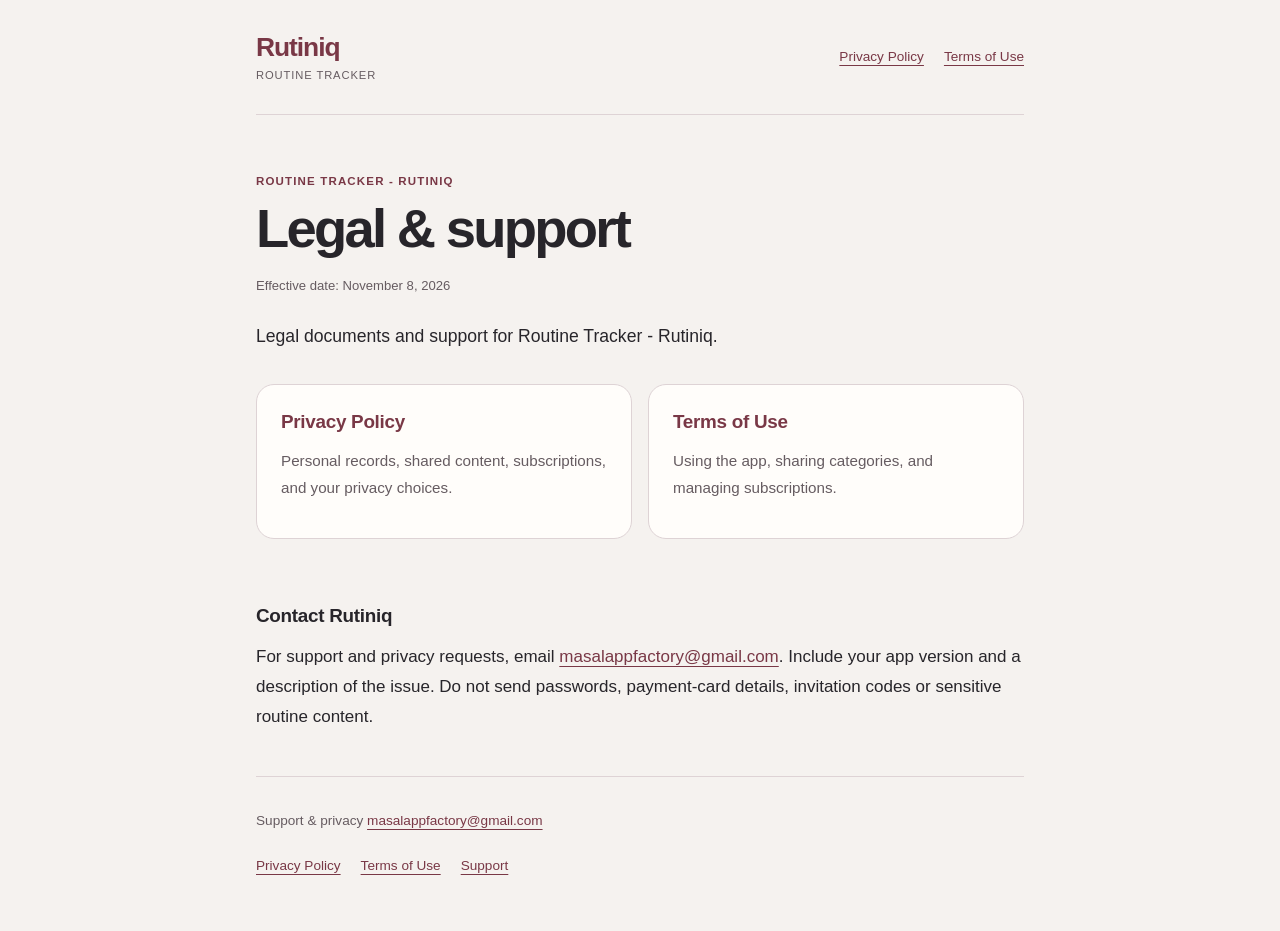
<file: index.html>
<!doctype html>
<html lang="en">
<head>
<meta charset="utf-8">
<meta name="viewport" content="width=device-width,initial-scale=1">
<meta name="color-scheme" content="light dark">
<meta name="description" content="Legal documents and support for Routine Tracker - Rutiniq.">
<meta name="referrer" content="no-referrer">
<title>Legal &amp; support — Routine Tracker - Rutiniq</title>
<link rel="stylesheet" href="style.css">
</head>
<body>
<a class="skip" href="#main">Skip to content</a>
<header><a class="brand" href="index.html">Rutiniq<span>Routine Tracker</span></a><nav aria-label="Legal documents"><a href="privacy-policy.html">Privacy Policy</a><a href="terms-of-use.html">Terms of Use</a></nav></header>
<main id="main"><p class="eyebrow">Routine Tracker - Rutiniq</p><h1>Legal &amp; support</h1><p class="date">Effective date: <time datetime="2026-11-08">November 8, 2026</time></p><p class="intro">Legal documents and support for Routine Tracker - Rutiniq.</p><div class="document-links"><a href="privacy-policy.html"><h2>Privacy Policy</h2><p>Personal records, shared content, subscriptions, and your privacy choices.</p></a><a href="terms-of-use.html"><h2>Terms of Use</h2><p>Using the app, sharing categories, and managing subscriptions.</p></a></div><section><h2>Contact Rutiniq</h2><p>For support and privacy requests, email <a href="mailto:masalappfactory@gmail.com">masalappfactory@gmail.com</a>. Include your app version and a description of the issue. Do not send passwords, payment-card details, invitation codes or sensitive routine content.</p></section></main>
<footer><p>Support &amp; privacy <a href="mailto:masalappfactory@gmail.com">masalappfactory@gmail.com</a></p><nav aria-label="Footer"><a href="privacy-policy.html">Privacy Policy</a><a href="terms-of-use.html">Terms of Use</a><a href="index.html">Support</a></nav></footer>
</body>
</html>
</file>
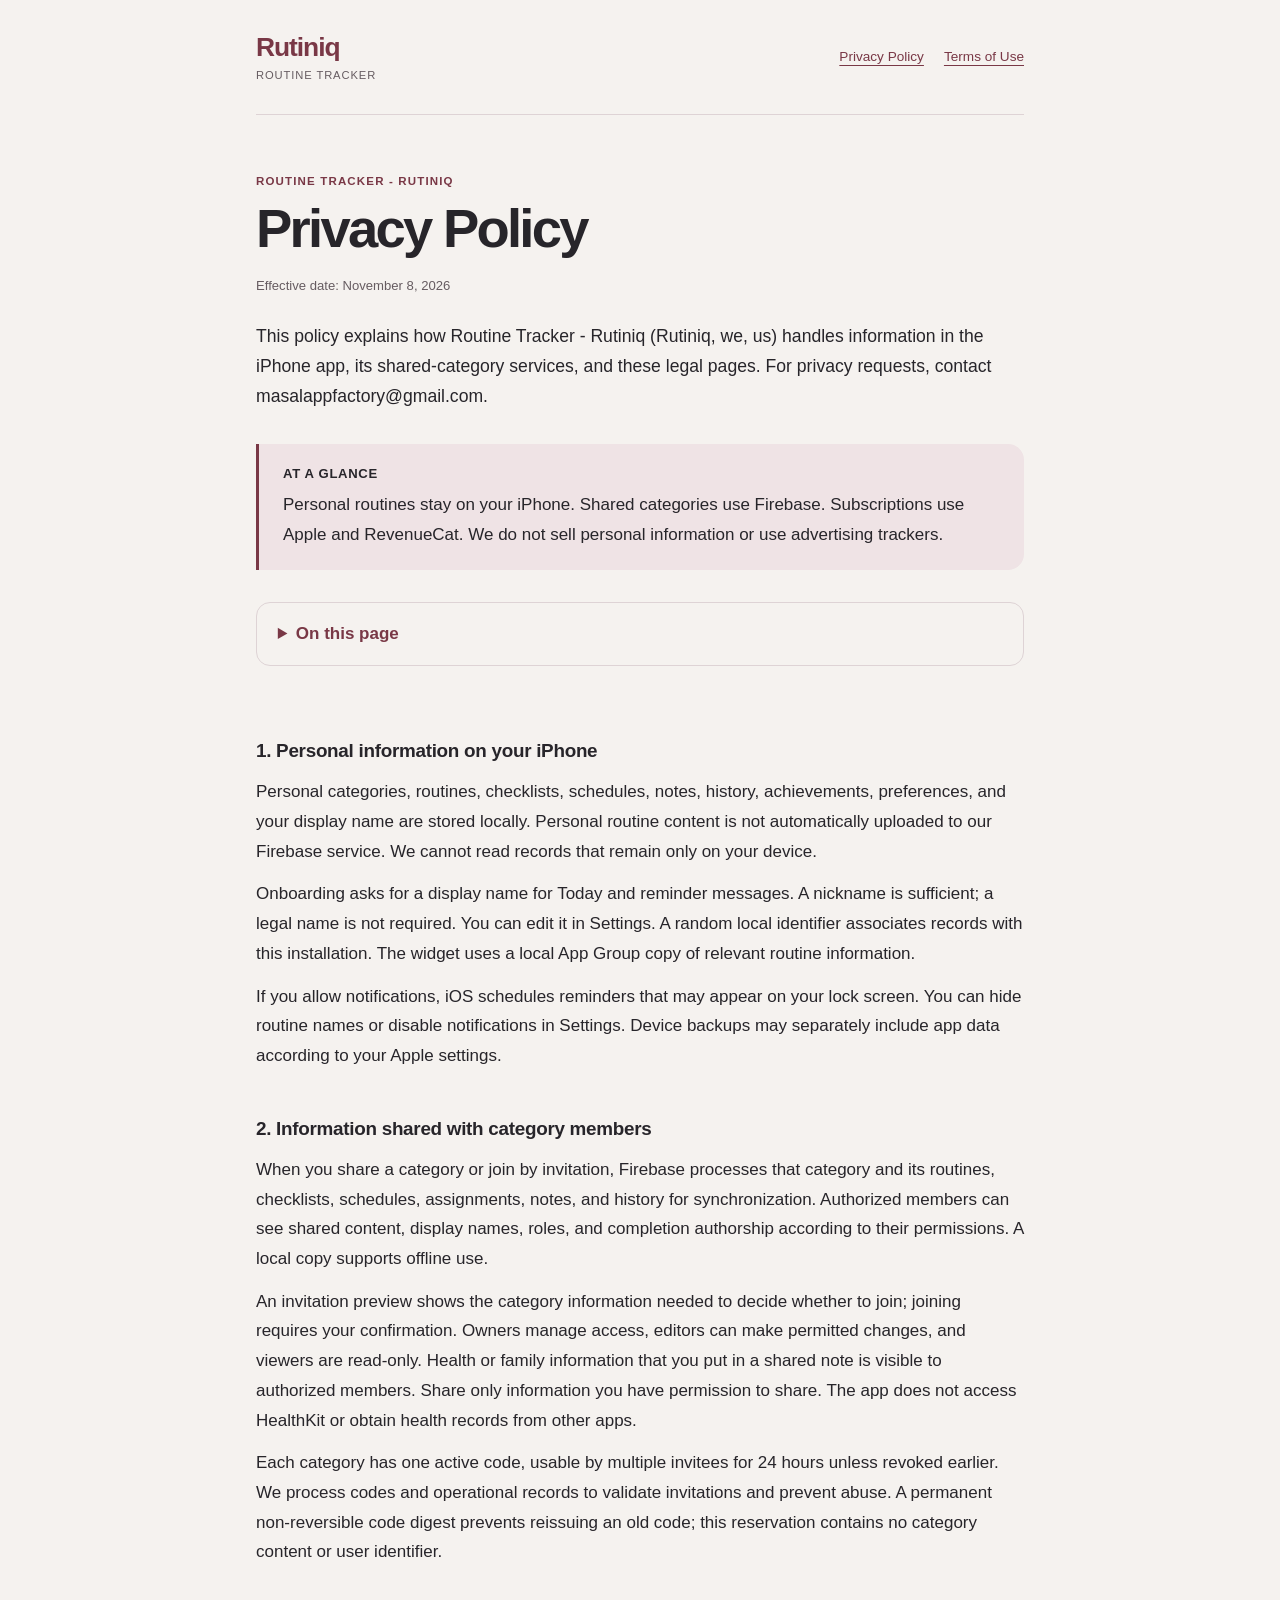
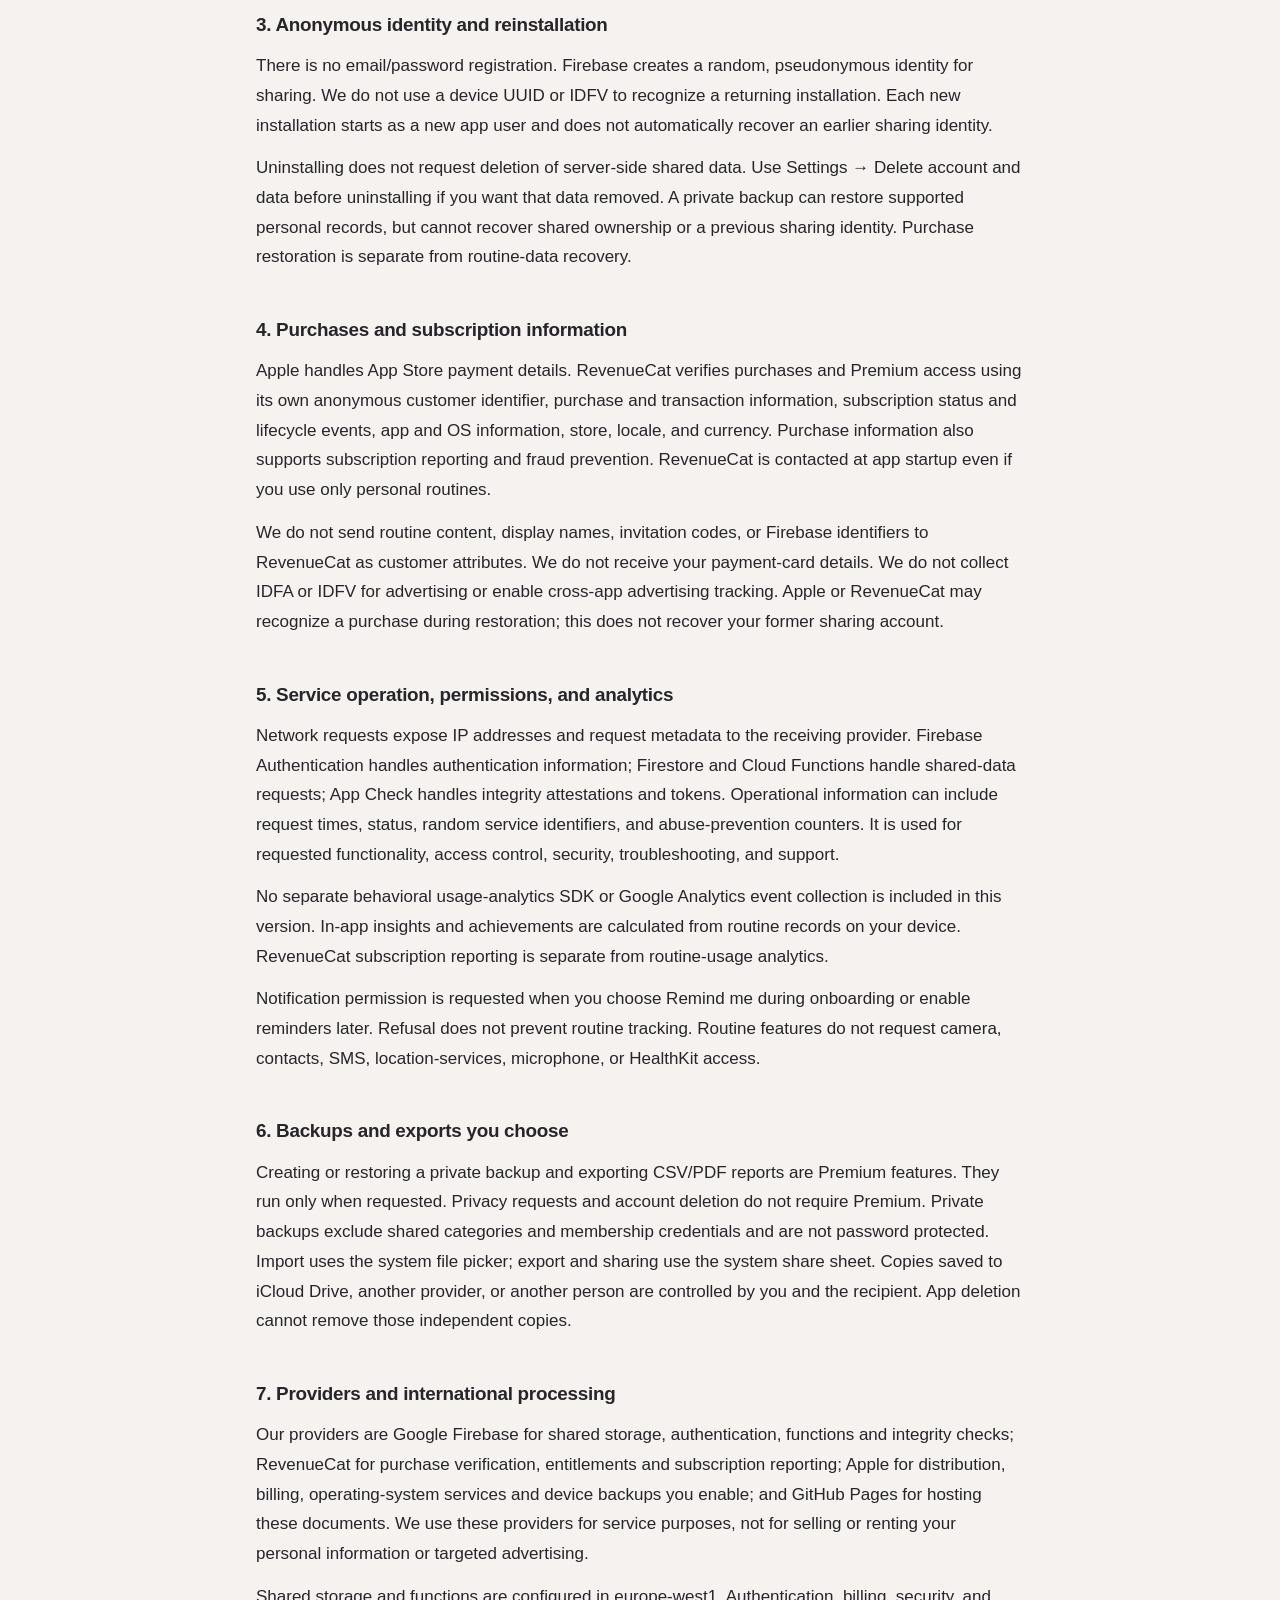
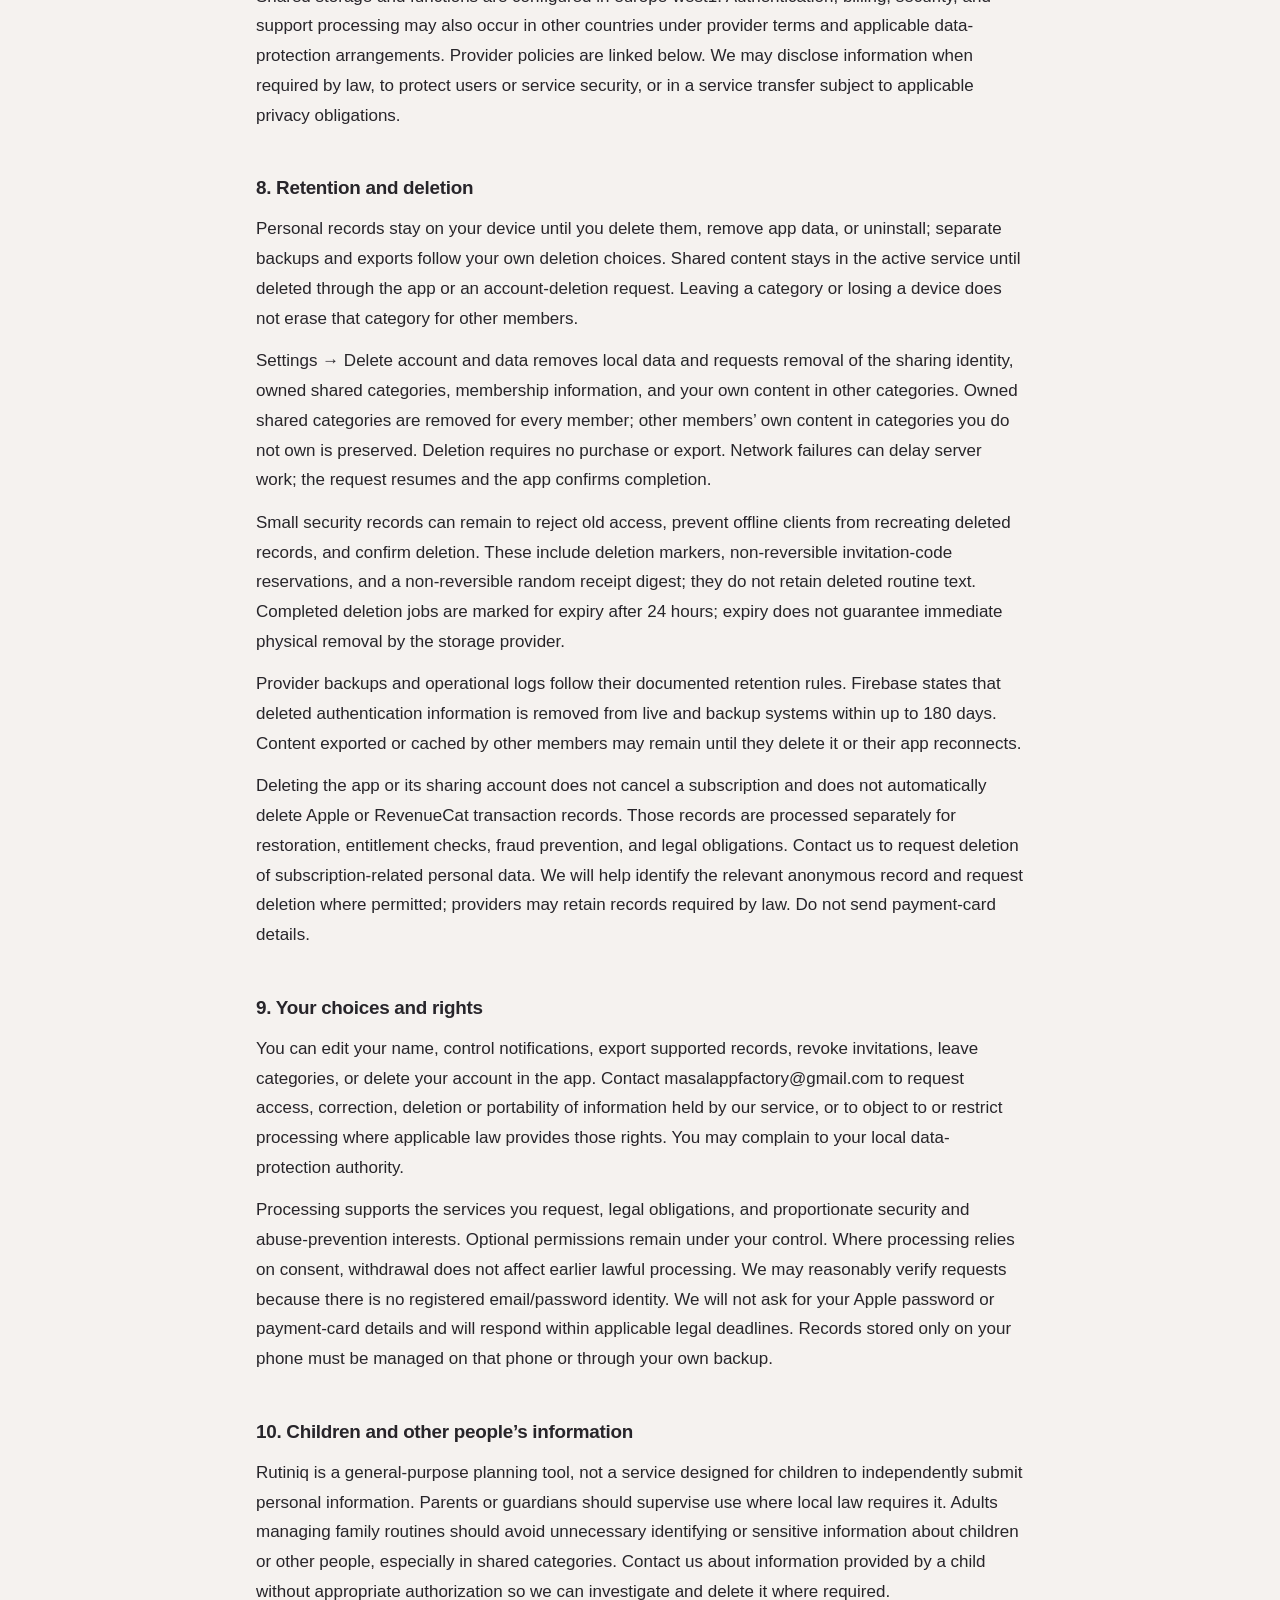
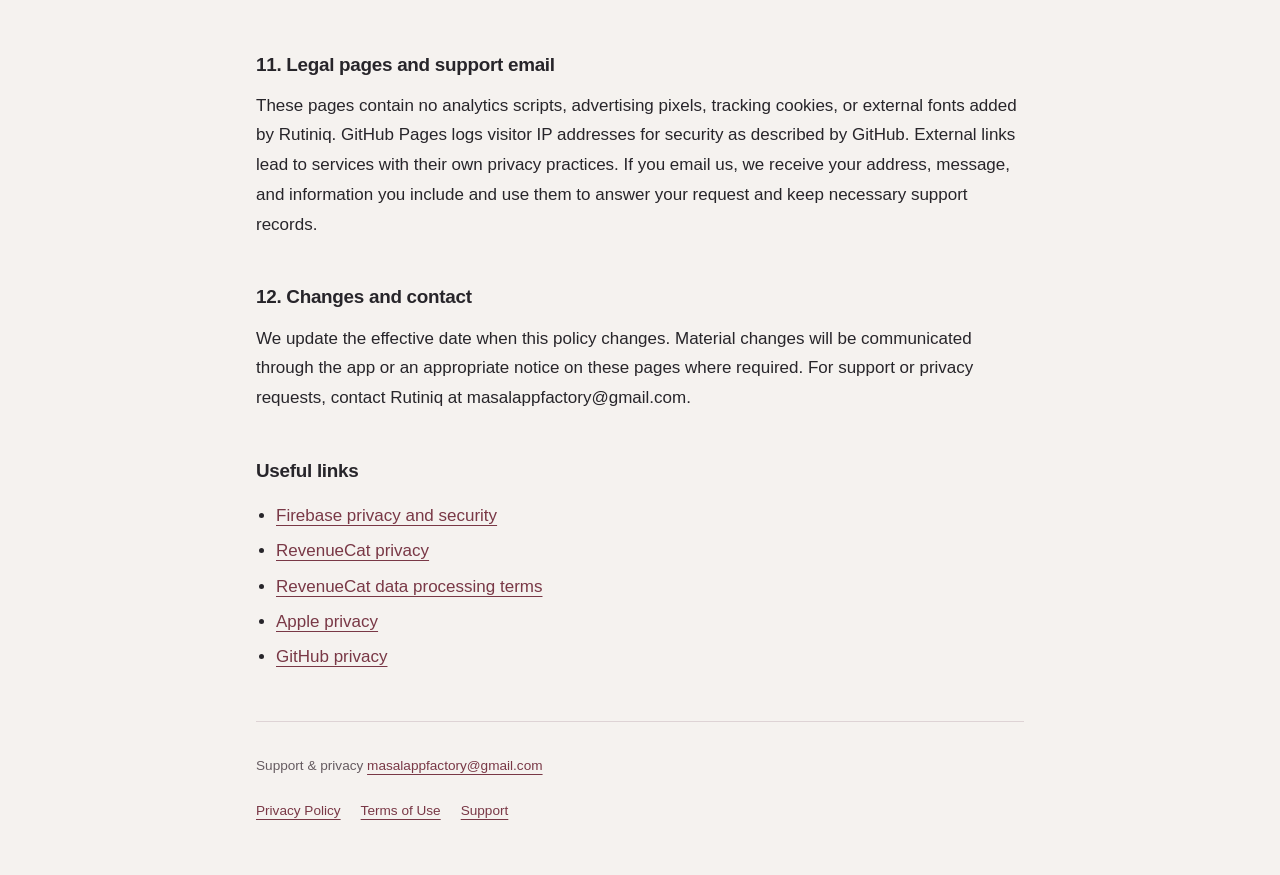
<file: privacy-policy.html>
<!doctype html>
<html lang="en">
<head>
<meta charset="utf-8">
<meta name="viewport" content="width=device-width,initial-scale=1">
<meta name="color-scheme" content="light dark">
<meta name="description" content="This policy explains how Routine Tracker - Rutiniq (Rutiniq, we, us) handles information in the iPhone app, its shared-category services, and these legal pages. For privacy requests, contact masalappfactory@gmail.com.">
<meta name="referrer" content="no-referrer">
<title>Privacy Policy — Routine Tracker - Rutiniq</title>
<link rel="stylesheet" href="style.css">
</head>
<body>
<a class="skip" href="#main">Skip to content</a>
<header><a class="brand" href="index.html">Rutiniq<span>Routine Tracker</span></a><nav aria-label="Legal documents"><a href="privacy-policy.html">Privacy Policy</a><a href="terms-of-use.html">Terms of Use</a></nav></header>
<main id="main"><p class="eyebrow">Routine Tracker - Rutiniq</p><h1>Privacy Policy</h1><p class="date">Effective date: <time datetime="2026-11-08">November 8, 2026</time></p><p class="intro">This policy explains how Routine Tracker - Rutiniq (Rutiniq, we, us) handles information in the iPhone app, its shared-category services, and these legal pages. For privacy requests, contact masalappfactory@gmail.com.</p><aside class="summary"><h2>At a glance</h2><p>Personal routines stay on your iPhone. Shared categories use Firebase. Subscriptions use Apple and RevenueCat. We do not sell personal information or use advertising trackers.</p></aside><details class="contents"><summary>On this page</summary><ol><li><a href="#local-data">1. Personal information on your iPhone</a></li><li><a href="#sharing">2. Information shared with category members</a></li><li><a href="#identity">3. Anonymous identity and reinstallation</a></li><li><a href="#purchases">4. Purchases and subscription information</a></li><li><a href="#operations">5. Service operation, permissions, and analytics</a></li><li><a href="#exports">6. Backups and exports you choose</a></li><li><a href="#providers">7. Providers and international processing</a></li><li><a href="#retention">8. Retention and deletion</a></li><li><a href="#rights">9. Your choices and rights</a></li><li><a href="#children">10. Children and other people’s information</a></li><li><a href="#website">11. Legal pages and support email</a></li><li><a href="#changes">12. Changes and contact</a></li></ol></details><section id="local-data"><h2>1. Personal information on your iPhone</h2><p>Personal categories, routines, checklists, schedules, notes, history, achievements, preferences, and your display name are stored locally. Personal routine content is not automatically uploaded to our Firebase service. We cannot read records that remain only on your device.</p><p>Onboarding asks for a display name for Today and reminder messages. A nickname is sufficient; a legal name is not required. You can edit it in Settings. A random local identifier associates records with this installation. The widget uses a local App Group copy of relevant routine information.</p><p>If you allow notifications, iOS schedules reminders that may appear on your lock screen. You can hide routine names or disable notifications in Settings. Device backups may separately include app data according to your Apple settings.</p></section><section id="sharing"><h2>2. Information shared with category members</h2><p>When you share a category or join by invitation, Firebase processes that category and its routines, checklists, schedules, assignments, notes, and history for synchronization. Authorized members can see shared content, display names, roles, and completion authorship according to their permissions. A local copy supports offline use.</p><p>An invitation preview shows the category information needed to decide whether to join; joining requires your confirmation. Owners manage access, editors can make permitted changes, and viewers are read-only. Health or family information that you put in a shared note is visible to authorized members. Share only information you have permission to share. The app does not access HealthKit or obtain health records from other apps.</p><p>Each category has one active code, usable by multiple invitees for 24 hours unless revoked earlier. We process codes and operational records to validate invitations and prevent abuse. A permanent non-reversible code digest prevents reissuing an old code; this reservation contains no category content or user identifier.</p></section><section id="identity"><h2>3. Anonymous identity and reinstallation</h2><p>There is no email/password registration. Firebase creates a random, pseudonymous identity for sharing. We do not use a device UUID or IDFV to recognize a returning installation. Each new installation starts as a new app user and does not automatically recover an earlier sharing identity.</p><p>Uninstalling does not request deletion of server-side shared data. Use Settings → Delete account and data before uninstalling if you want that data removed. A private backup can restore supported personal records, but cannot recover shared ownership or a previous sharing identity. Purchase restoration is separate from routine-data recovery.</p></section><section id="purchases"><h2>4. Purchases and subscription information</h2><p>Apple handles App Store payment details. RevenueCat verifies purchases and Premium access using its own anonymous customer identifier, purchase and transaction information, subscription status and lifecycle events, app and OS information, store, locale, and currency. Purchase information also supports subscription reporting and fraud prevention. RevenueCat is contacted at app startup even if you use only personal routines.</p><p>We do not send routine content, display names, invitation codes, or Firebase identifiers to RevenueCat as customer attributes. We do not receive your payment-card details. We do not collect IDFA or IDFV for advertising or enable cross-app advertising tracking. Apple or RevenueCat may recognize a purchase during restoration; this does not recover your former sharing account.</p></section><section id="operations"><h2>5. Service operation, permissions, and analytics</h2><p>Network requests expose IP addresses and request metadata to the receiving provider. Firebase Authentication handles authentication information; Firestore and Cloud Functions handle shared-data requests; App Check handles integrity attestations and tokens. Operational information can include request times, status, random service identifiers, and abuse-prevention counters. It is used for requested functionality, access control, security, troubleshooting, and support.</p><p>No separate behavioral usage-analytics SDK or Google Analytics event collection is included in this version. In-app insights and achievements are calculated from routine records on your device. RevenueCat subscription reporting is separate from routine-usage analytics.</p><p>Notification permission is requested when you choose Remind me during onboarding or enable reminders later. Refusal does not prevent routine tracking. Routine features do not request camera, contacts, SMS, location-services, microphone, or HealthKit access.</p></section><section id="exports"><h2>6. Backups and exports you choose</h2><p>Creating or restoring a private backup and exporting CSV/PDF reports are Premium features. They run only when requested. Privacy requests and account deletion do not require Premium. Private backups exclude shared categories and membership credentials and are not password protected. Import uses the system file picker; export and sharing use the system share sheet. Copies saved to iCloud Drive, another provider, or another person are controlled by you and the recipient. App deletion cannot remove those independent copies.</p></section><section id="providers"><h2>7. Providers and international processing</h2><p>Our providers are Google Firebase for shared storage, authentication, functions and integrity checks; RevenueCat for purchase verification, entitlements and subscription reporting; Apple for distribution, billing, operating-system services and device backups you enable; and GitHub Pages for hosting these documents. We use these providers for service purposes, not for selling or renting your personal information or targeted advertising.</p><p>Shared storage and functions are configured in europe-west1. Authentication, billing, security, and support processing may also occur in other countries under provider terms and applicable data-protection arrangements. Provider policies are linked below. We may disclose information when required by law, to protect users or service security, or in a service transfer subject to applicable privacy obligations.</p></section><section id="retention"><h2>8. Retention and deletion</h2><p>Personal records stay on your device until you delete them, remove app data, or uninstall; separate backups and exports follow your own deletion choices. Shared content stays in the active service until deleted through the app or an account-deletion request. Leaving a category or losing a device does not erase that category for other members.</p><p>Settings → Delete account and data removes local data and requests removal of the sharing identity, owned shared categories, membership information, and your own content in other categories. Owned shared categories are removed for every member; other members’ own content in categories you do not own is preserved. Deletion requires no purchase or export. Network failures can delay server work; the request resumes and the app confirms completion.</p><p>Small security records can remain to reject old access, prevent offline clients from recreating deleted records, and confirm deletion. These include deletion markers, non-reversible invitation-code reservations, and a non-reversible random receipt digest; they do not retain deleted routine text. Completed deletion jobs are marked for expiry after 24 hours; expiry does not guarantee immediate physical removal by the storage provider.</p><p>Provider backups and operational logs follow their documented retention rules. Firebase states that deleted authentication information is removed from live and backup systems within up to 180 days. Content exported or cached by other members may remain until they delete it or their app reconnects.</p><p>Deleting the app or its sharing account does not cancel a subscription and does not automatically delete Apple or RevenueCat transaction records. Those records are processed separately for restoration, entitlement checks, fraud prevention, and legal obligations. Contact us to request deletion of subscription-related personal data. We will help identify the relevant anonymous record and request deletion where permitted; providers may retain records required by law. Do not send payment-card details.</p></section><section id="rights"><h2>9. Your choices and rights</h2><p>You can edit your name, control notifications, export supported records, revoke invitations, leave categories, or delete your account in the app. Contact masalappfactory@gmail.com to request access, correction, deletion or portability of information held by our service, or to object to or restrict processing where applicable law provides those rights. You may complain to your local data-protection authority.</p><p>Processing supports the services you request, legal obligations, and proportionate security and abuse-prevention interests. Optional permissions remain under your control. Where processing relies on consent, withdrawal does not affect earlier lawful processing. We may reasonably verify requests because there is no registered email/password identity. We will not ask for your Apple password or payment-card details and will respond within applicable legal deadlines. Records stored only on your phone must be managed on that phone or through your own backup.</p></section><section id="children"><h2>10. Children and other people’s information</h2><p>Rutiniq is a general-purpose planning tool, not a service designed for children to independently submit personal information. Parents or guardians should supervise use where local law requires it. Adults managing family routines should avoid unnecessary identifying or sensitive information about children or other people, especially in shared categories. Contact us about information provided by a child without appropriate authorization so we can investigate and delete it where required.</p></section><section id="website"><h2>11. Legal pages and support email</h2><p>These pages contain no analytics scripts, advertising pixels, tracking cookies, or external fonts added by Rutiniq. GitHub Pages logs visitor IP addresses for security as described by GitHub. External links lead to services with their own privacy practices. If you email us, we receive your address, message, and information you include and use them to answer your request and keep necessary support records.</p></section><section id="changes"><h2>12. Changes and contact</h2><p>We update the effective date when this policy changes. Material changes will be communicated through the app or an appropriate notice on these pages where required. For support or privacy requests, contact Rutiniq at masalappfactory@gmail.com.</p></section><section id="useful-links"><h2>Useful links</h2><ul><li><a href="https://firebase.google.com/support/privacy" rel="noreferrer">Firebase privacy and security</a></li><li><a href="https://www.revenuecat.com/privacy" rel="noreferrer">RevenueCat privacy</a></li><li><a href="https://www.revenuecat.com/dpa" rel="noreferrer">RevenueCat data processing terms</a></li><li><a href="https://www.apple.com/legal/privacy/" rel="noreferrer">Apple privacy</a></li><li><a href="https://docs.github.com/en/site-policy/privacy-policies/github-general-privacy-statement" rel="noreferrer">GitHub privacy</a></li></ul></section></main>
<footer><p>Support &amp; privacy <a href="mailto:masalappfactory@gmail.com">masalappfactory@gmail.com</a></p><nav aria-label="Footer"><a href="privacy-policy.html">Privacy Policy</a><a href="terms-of-use.html">Terms of Use</a><a href="index.html">Support</a></nav></footer>
</body>
</html>
</file>
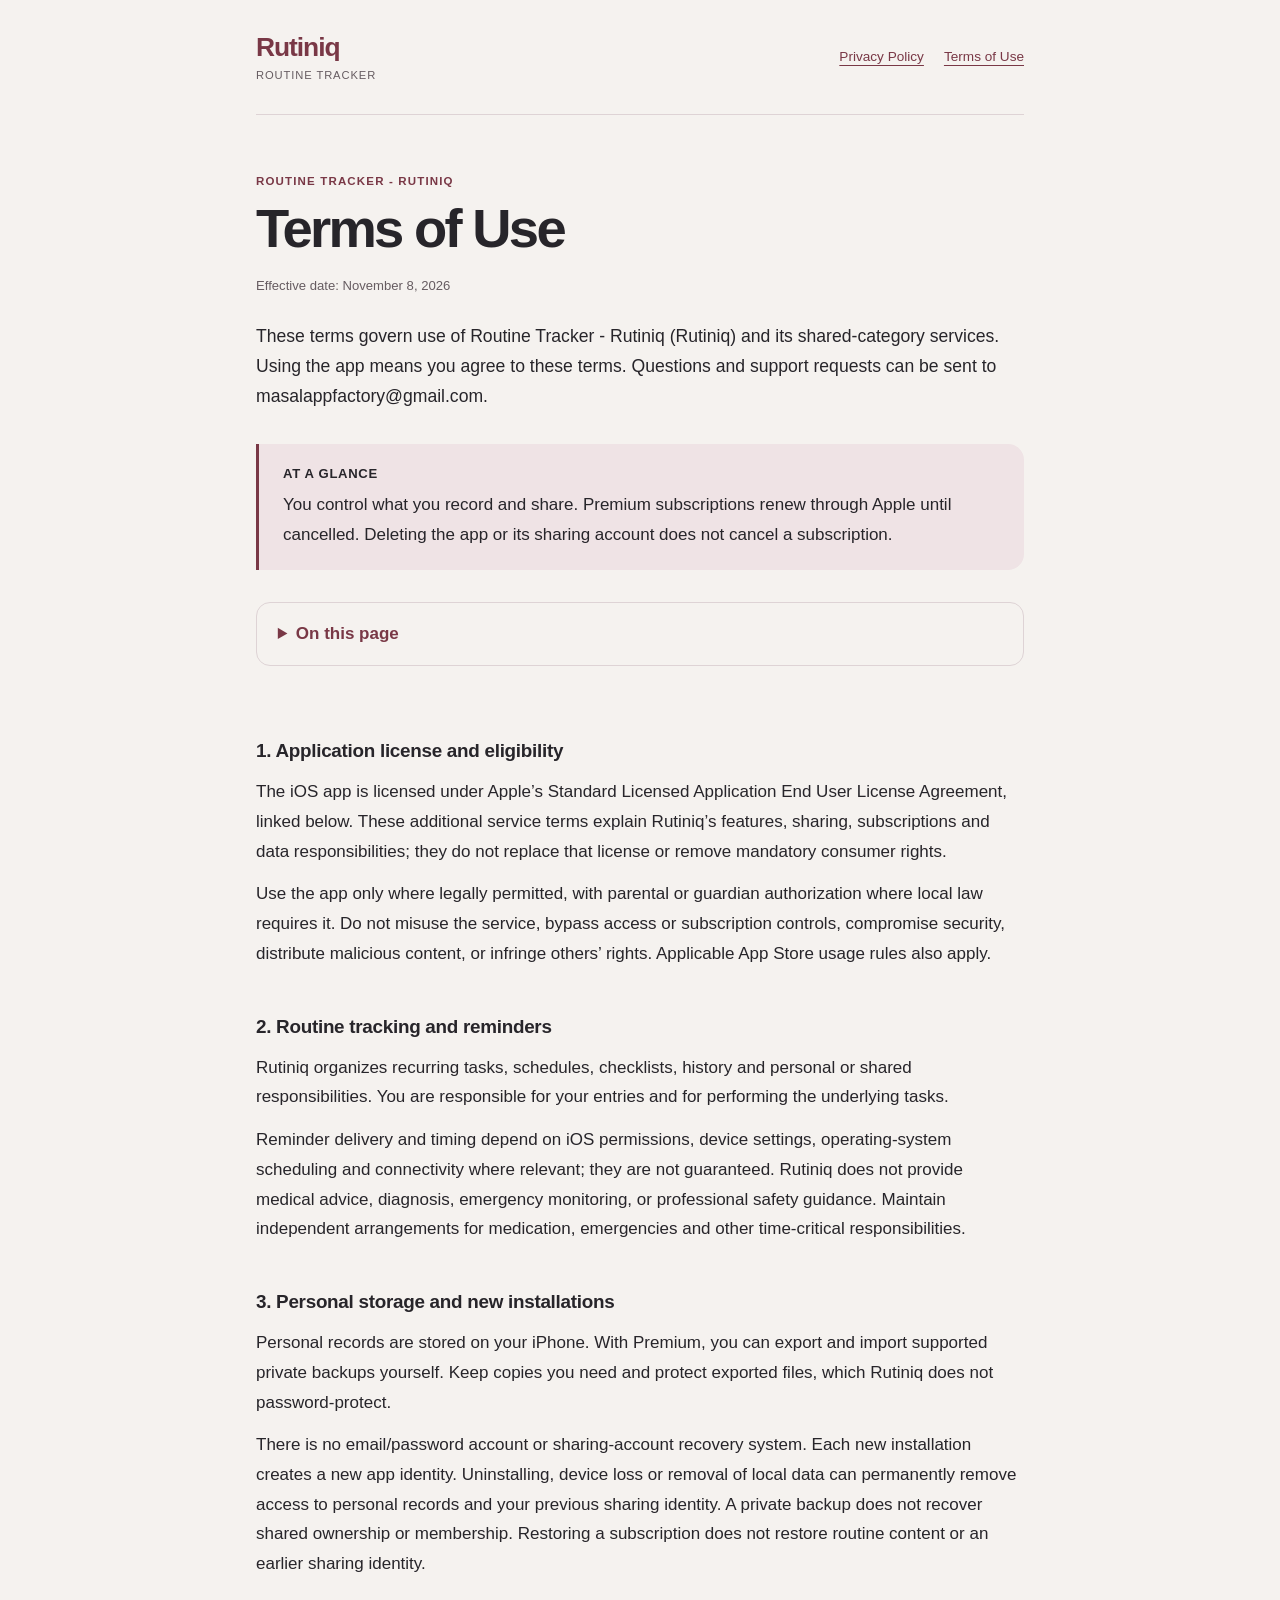
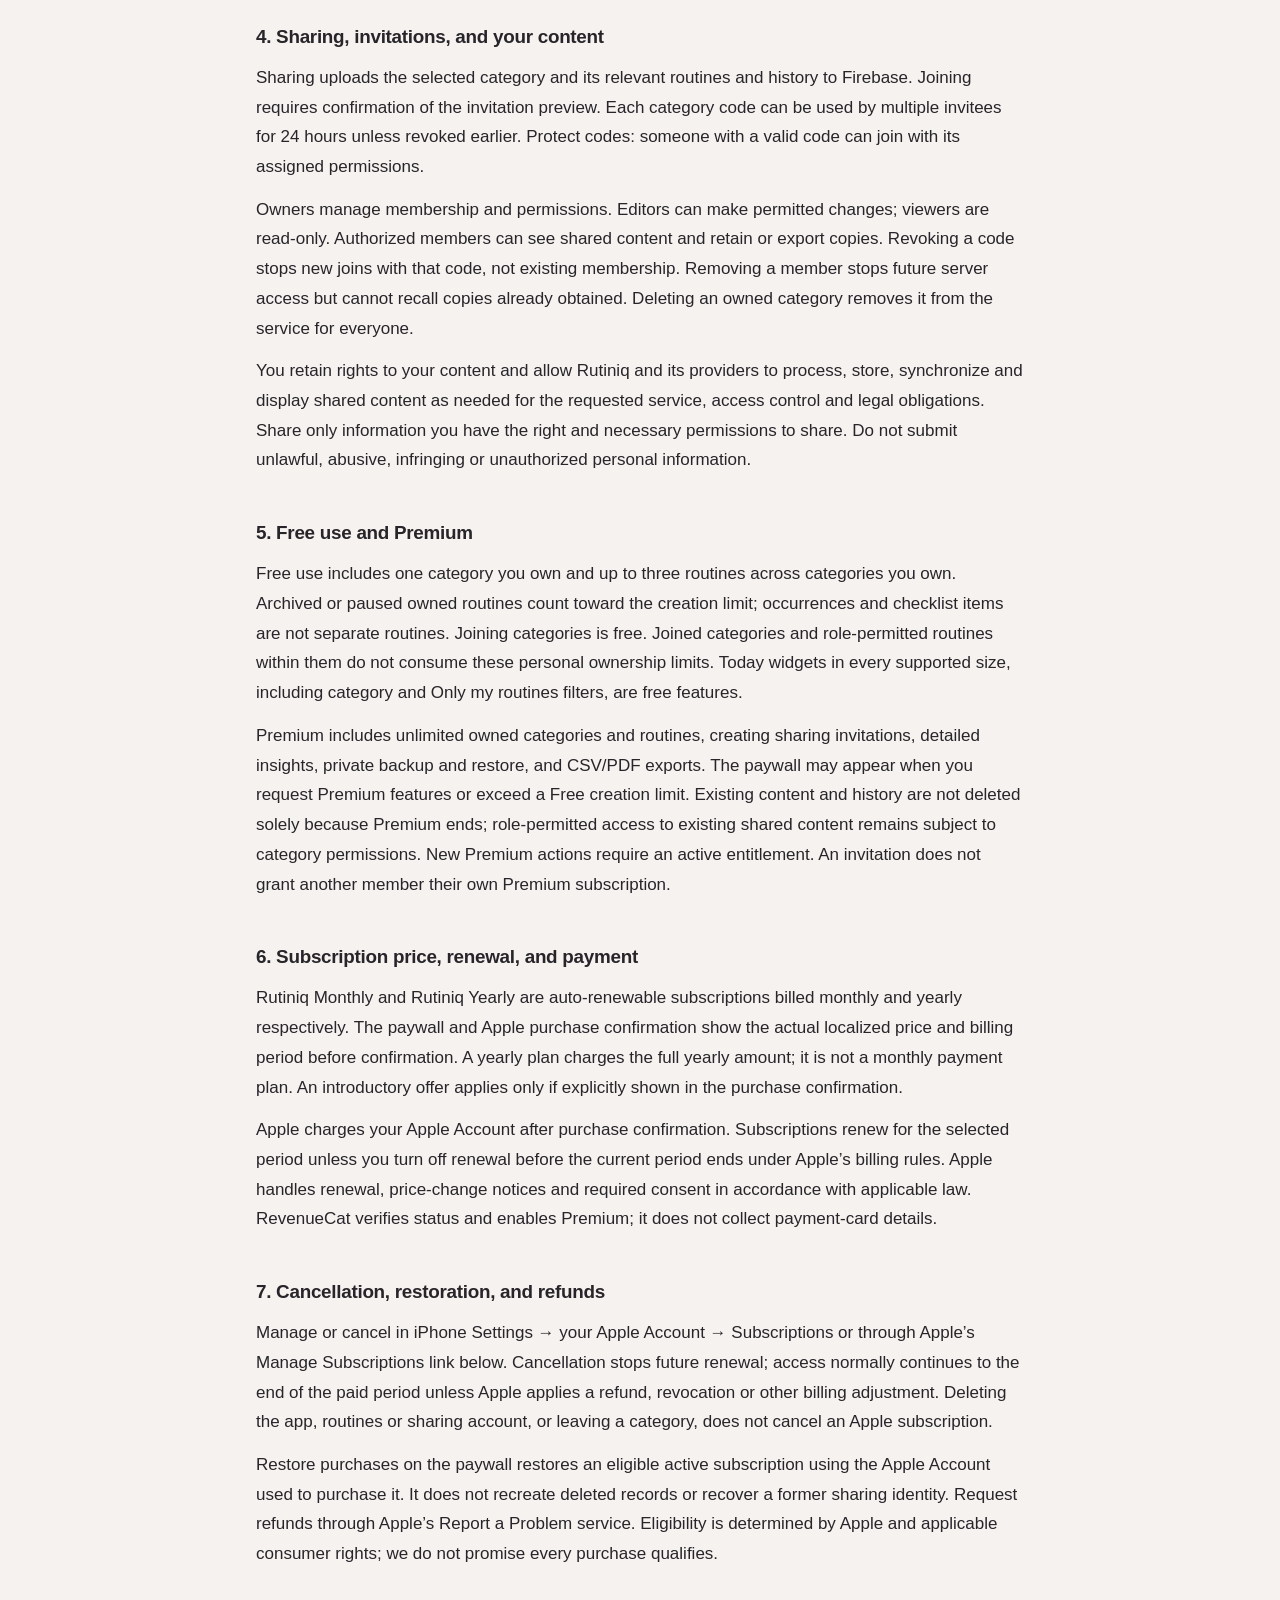
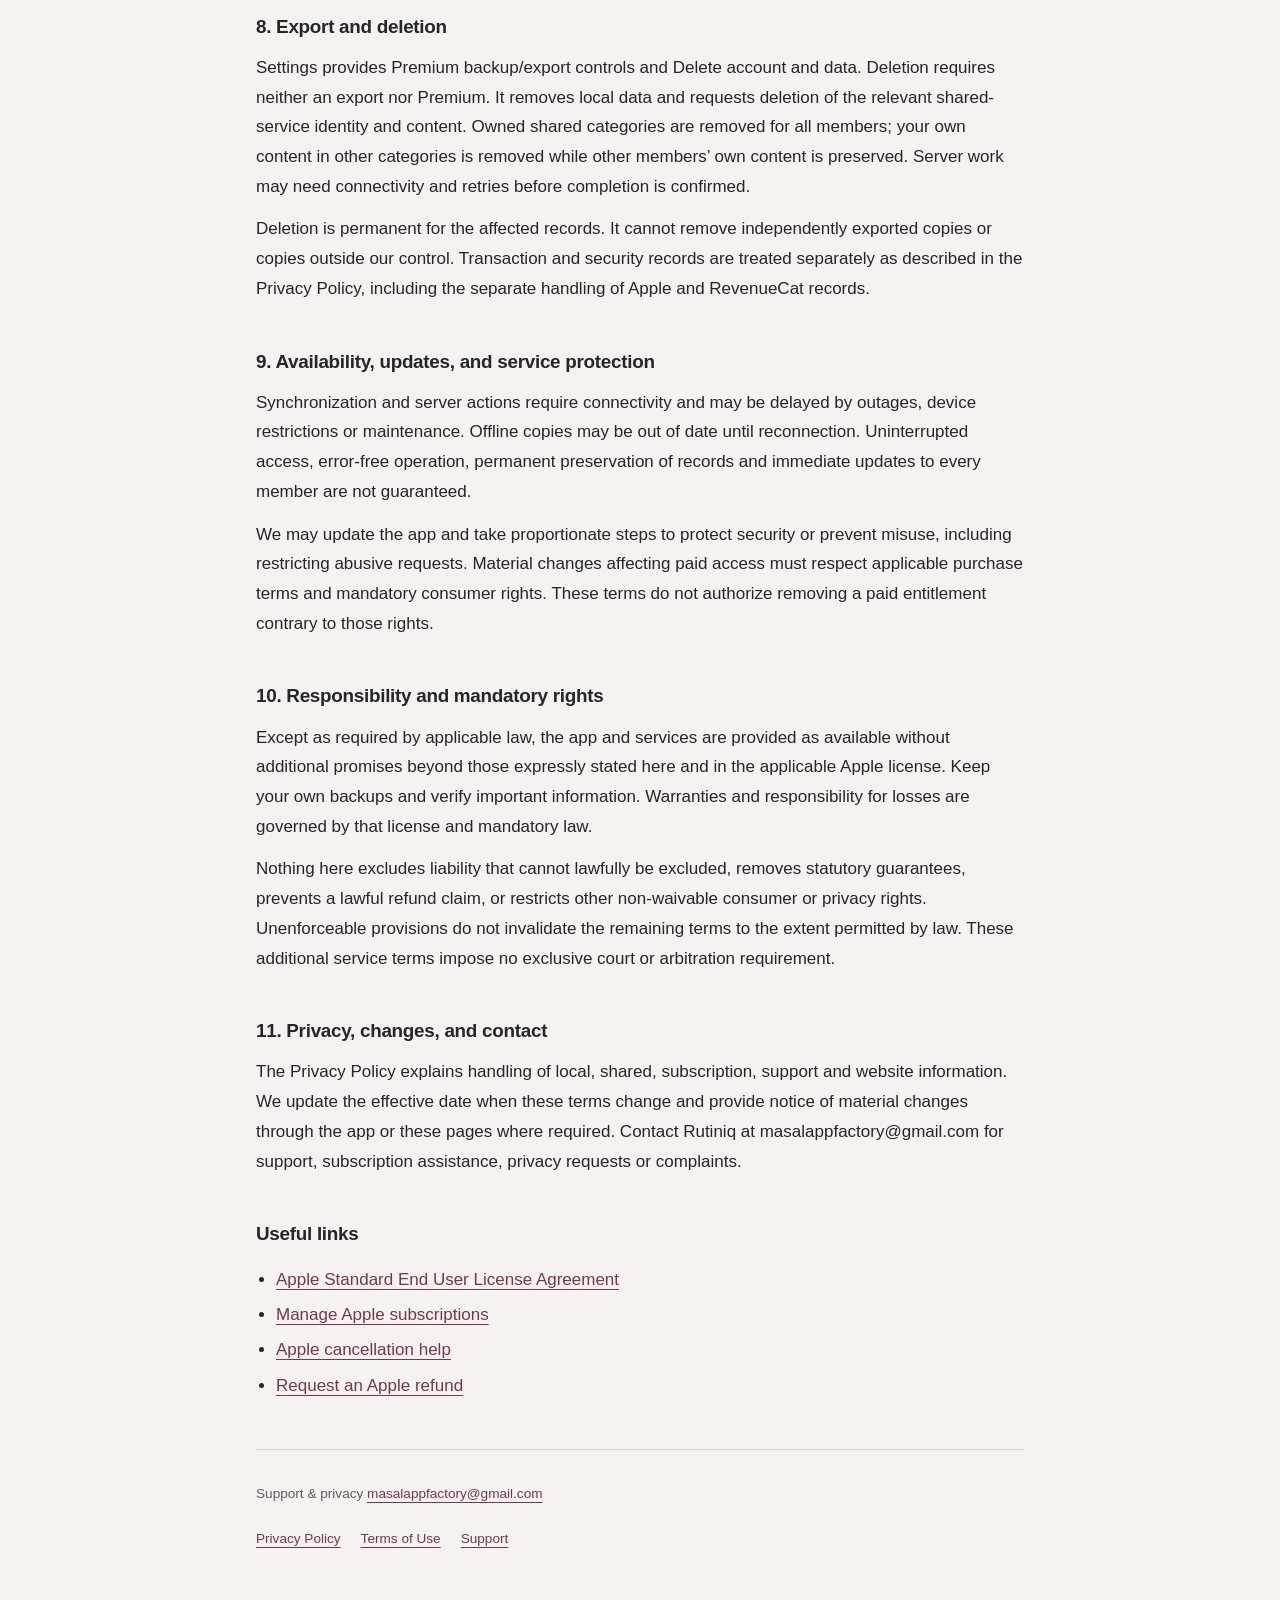
<file: terms-of-use.html>
<!doctype html>
<html lang="en">
<head>
<meta charset="utf-8">
<meta name="viewport" content="width=device-width,initial-scale=1">
<meta name="color-scheme" content="light dark">
<meta name="description" content="These terms govern use of Routine Tracker - Rutiniq (Rutiniq) and its shared-category services. Using the app means you agree to these terms. Questions and support requests can be sent to masalappfactory@gmail.com.">
<meta name="referrer" content="no-referrer">
<title>Terms of Use — Routine Tracker - Rutiniq</title>
<link rel="stylesheet" href="style.css">
</head>
<body>
<a class="skip" href="#main">Skip to content</a>
<header><a class="brand" href="index.html">Rutiniq<span>Routine Tracker</span></a><nav aria-label="Legal documents"><a href="privacy-policy.html">Privacy Policy</a><a href="terms-of-use.html">Terms of Use</a></nav></header>
<main id="main"><p class="eyebrow">Routine Tracker - Rutiniq</p><h1>Terms of Use</h1><p class="date">Effective date: <time datetime="2026-11-08">November 8, 2026</time></p><p class="intro">These terms govern use of Routine Tracker - Rutiniq (Rutiniq) and its shared-category services. Using the app means you agree to these terms. Questions and support requests can be sent to masalappfactory@gmail.com.</p><aside class="summary"><h2>At a glance</h2><p>You control what you record and share. Premium subscriptions renew through Apple until cancelled. Deleting the app or its sharing account does not cancel a subscription.</p></aside><details class="contents"><summary>On this page</summary><ol><li><a href="#license">1. Application license and eligibility</a></li><li><a href="#purpose">2. Routine tracking and reminders</a></li><li><a href="#storage">3. Personal storage and new installations</a></li><li><a href="#sharing">4. Sharing, invitations, and your content</a></li><li><a href="#plans">5. Free use and Premium</a></li><li><a href="#billing">6. Subscription price, renewal, and payment</a></li><li><a href="#cancel">7. Cancellation, restoration, and refunds</a></li><li><a href="#deletion">8. Export and deletion</a></li><li><a href="#availability">9. Availability, updates, and service protection</a></li><li><a href="#rights">10. Responsibility and mandatory rights</a></li><li><a href="#contact">11. Privacy, changes, and contact</a></li></ol></details><section id="license"><h2>1. Application license and eligibility</h2><p>The iOS app is licensed under Apple’s Standard Licensed Application End User License Agreement, linked below. These additional service terms explain Rutiniq’s features, sharing, subscriptions and data responsibilities; they do not replace that license or remove mandatory consumer rights.</p><p>Use the app only where legally permitted, with parental or guardian authorization where local law requires it. Do not misuse the service, bypass access or subscription controls, compromise security, distribute malicious content, or infringe others’ rights. Applicable App Store usage rules also apply.</p></section><section id="purpose"><h2>2. Routine tracking and reminders</h2><p>Rutiniq organizes recurring tasks, schedules, checklists, history and personal or shared responsibilities. You are responsible for your entries and for performing the underlying tasks.</p><p>Reminder delivery and timing depend on iOS permissions, device settings, operating-system scheduling and connectivity where relevant; they are not guaranteed. Rutiniq does not provide medical advice, diagnosis, emergency monitoring, or professional safety guidance. Maintain independent arrangements for medication, emergencies and other time-critical responsibilities.</p></section><section id="storage"><h2>3. Personal storage and new installations</h2><p>Personal records are stored on your iPhone. With Premium, you can export and import supported private backups yourself. Keep copies you need and protect exported files, which Rutiniq does not password-protect.</p><p>There is no email/password account or sharing-account recovery system. Each new installation creates a new app identity. Uninstalling, device loss or removal of local data can permanently remove access to personal records and your previous sharing identity. A private backup does not recover shared ownership or membership. Restoring a subscription does not restore routine content or an earlier sharing identity.</p></section><section id="sharing"><h2>4. Sharing, invitations, and your content</h2><p>Sharing uploads the selected category and its relevant routines and history to Firebase. Joining requires confirmation of the invitation preview. Each category code can be used by multiple invitees for 24 hours unless revoked earlier. Protect codes: someone with a valid code can join with its assigned permissions.</p><p>Owners manage membership and permissions. Editors can make permitted changes; viewers are read-only. Authorized members can see shared content and retain or export copies. Revoking a code stops new joins with that code, not existing membership. Removing a member stops future server access but cannot recall copies already obtained. Deleting an owned category removes it from the service for everyone.</p><p>You retain rights to your content and allow Rutiniq and its providers to process, store, synchronize and display shared content as needed for the requested service, access control and legal obligations. Share only information you have the right and necessary permissions to share. Do not submit unlawful, abusive, infringing or unauthorized personal information.</p></section><section id="plans"><h2>5. Free use and Premium</h2><p>Free use includes one category you own and up to three routines across categories you own. Archived or paused owned routines count toward the creation limit; occurrences and checklist items are not separate routines. Joining categories is free. Joined categories and role-permitted routines within them do not consume these personal ownership limits. Today widgets in every supported size, including category and Only my routines filters, are free features.</p><p>Premium includes unlimited owned categories and routines, creating sharing invitations, detailed insights, private backup and restore, and CSV/PDF exports. The paywall may appear when you request Premium features or exceed a Free creation limit. Existing content and history are not deleted solely because Premium ends; role-permitted access to existing shared content remains subject to category permissions. New Premium actions require an active entitlement. An invitation does not grant another member their own Premium subscription.</p></section><section id="billing"><h2>6. Subscription price, renewal, and payment</h2><p>Rutiniq Monthly and Rutiniq Yearly are auto-renewable subscriptions billed monthly and yearly respectively. The paywall and Apple purchase confirmation show the actual localized price and billing period before confirmation. A yearly plan charges the full yearly amount; it is not a monthly payment plan. An introductory offer applies only if explicitly shown in the purchase confirmation.</p><p>Apple charges your Apple Account after purchase confirmation. Subscriptions renew for the selected period unless you turn off renewal before the current period ends under Apple’s billing rules. Apple handles renewal, price-change notices and required consent in accordance with applicable law. RevenueCat verifies status and enables Premium; it does not collect payment-card details.</p></section><section id="cancel"><h2>7. Cancellation, restoration, and refunds</h2><p>Manage or cancel in iPhone Settings → your Apple Account → Subscriptions or through Apple’s Manage Subscriptions link below. Cancellation stops future renewal; access normally continues to the end of the paid period unless Apple applies a refund, revocation or other billing adjustment. Deleting the app, routines or sharing account, or leaving a category, does not cancel an Apple subscription.</p><p>Restore purchases on the paywall restores an eligible active subscription using the Apple Account used to purchase it. It does not recreate deleted records or recover a former sharing identity. Request refunds through Apple’s Report a Problem service. Eligibility is determined by Apple and applicable consumer rights; we do not promise every purchase qualifies.</p></section><section id="deletion"><h2>8. Export and deletion</h2><p>Settings provides Premium backup/export controls and Delete account and data. Deletion requires neither an export nor Premium. It removes local data and requests deletion of the relevant shared-service identity and content. Owned shared categories are removed for all members; your own content in other categories is removed while other members’ own content is preserved. Server work may need connectivity and retries before completion is confirmed.</p><p>Deletion is permanent for the affected records. It cannot remove independently exported copies or copies outside our control. Transaction and security records are treated separately as described in the Privacy Policy, including the separate handling of Apple and RevenueCat records.</p></section><section id="availability"><h2>9. Availability, updates, and service protection</h2><p>Synchronization and server actions require connectivity and may be delayed by outages, device restrictions or maintenance. Offline copies may be out of date until reconnection. Uninterrupted access, error-free operation, permanent preservation of records and immediate updates to every member are not guaranteed.</p><p>We may update the app and take proportionate steps to protect security or prevent misuse, including restricting abusive requests. Material changes affecting paid access must respect applicable purchase terms and mandatory consumer rights. These terms do not authorize removing a paid entitlement contrary to those rights.</p></section><section id="rights"><h2>10. Responsibility and mandatory rights</h2><p>Except as required by applicable law, the app and services are provided as available without additional promises beyond those expressly stated here and in the applicable Apple license. Keep your own backups and verify important information. Warranties and responsibility for losses are governed by that license and mandatory law.</p><p>Nothing here excludes liability that cannot lawfully be excluded, removes statutory guarantees, prevents a lawful refund claim, or restricts other non-waivable consumer or privacy rights. Unenforceable provisions do not invalidate the remaining terms to the extent permitted by law. These additional service terms impose no exclusive court or arbitration requirement.</p></section><section id="contact"><h2>11. Privacy, changes, and contact</h2><p>The Privacy Policy explains handling of local, shared, subscription, support and website information. We update the effective date when these terms change and provide notice of material changes through the app or these pages where required. Contact Rutiniq at masalappfactory@gmail.com for support, subscription assistance, privacy requests or complaints.</p></section><section id="useful-links"><h2>Useful links</h2><ul><li><a href="https://www.apple.com/legal/internet-services/itunes/dev/stdeula/" rel="noreferrer">Apple Standard End User License Agreement</a></li><li><a href="https://apps.apple.com/account/subscriptions" rel="noreferrer">Manage Apple subscriptions</a></li><li><a href="https://support.apple.com/en-us/118428" rel="noreferrer">Apple cancellation help</a></li><li><a href="https://reportaproblem.apple.com/" rel="noreferrer">Request an Apple refund</a></li></ul></section></main>
<footer><p>Support &amp; privacy <a href="mailto:masalappfactory@gmail.com">masalappfactory@gmail.com</a></p><nav aria-label="Footer"><a href="privacy-policy.html">Privacy Policy</a><a href="terms-of-use.html">Terms of Use</a><a href="index.html">Support</a></nav></footer>
</body>
</html>
</file>
<file: style.css>
:root{color-scheme:light dark;--bg:#f5f2ef;--surface:#fffdfa;--ink:#27252a;--muted:#665c61;--accent:#793846;--line:#ded3d5;--wash:#efe3e5}
*{box-sizing:border-box}html{scroll-padding-top:1.5rem}body{margin:0;background:var(--bg);color:var(--ink);font:17px/1.75 -apple-system,BlinkMacSystemFont,"Segoe UI",sans-serif;-webkit-text-size-adjust:100%}a{color:var(--accent);text-underline-offset:4px;overflow-wrap:anywhere}a:hover{text-decoration-thickness:2px}a:focus-visible,summary:focus-visible{outline:3px solid var(--accent);outline-offset:5px;border-radius:3px}
header,main,footer{width:min(100% - 3rem,48rem);margin-inline:auto}header{display:flex;justify-content:space-between;align-items:center;gap:1rem;padding:2rem 0;border-bottom:1px solid var(--line)}.brand{display:flex;flex-direction:column;font-size:1.65rem;font-weight:750;line-height:1.15;letter-spacing:-.04em;text-decoration:none}.brand span{font-size:.7rem;font-weight:500;letter-spacing:.08em;margin-top:.4rem;text-transform:uppercase;color:var(--muted)}nav{display:flex;gap:1.25rem;flex-wrap:wrap;font-size:.85rem}nav a{padding:.3rem 0}
main{padding:3.5rem 0 2rem}.eyebrow{text-transform:uppercase;letter-spacing:.1em;font-size:.72rem;font-weight:650;color:var(--accent);margin:0 0 .6rem}h1{font-size:clamp(2.2rem,7vw,3.4rem);line-height:1.08;letter-spacing:-.05em;margin:0 0 1rem}h2{font-size:1.18rem;line-height:1.4;letter-spacing:-.015em;margin:0 0 .8rem}p{margin:.8rem 0}p.date{font-size:.82rem;color:var(--muted);margin-bottom:1.5rem}.intro{font-size:1.1rem;line-height:1.7}.summary{background:var(--wash);border-left:3px solid var(--accent);padding:1.3rem 1.5rem;border-radius:0 16px 16px 0;margin:2rem 0}.summary h2{font-size:.82rem;letter-spacing:.05em;text-transform:uppercase;margin:0}.summary p{margin:.45rem 0 0}.contents{border:1px solid var(--line);border-radius:14px;padding:1rem 1.3rem;margin-bottom:2.5rem}.contents summary{cursor:pointer;font-weight:600;color:var(--accent)}.contents ol{list-style:none;padding-left:0;font-size:.9rem}.contents li{margin:.45rem 0}section{padding-top:2rem;scroll-margin-top:1rem}ul{padding-left:1.25rem}li{margin:.35rem 0}footer{padding:2rem 0 3rem;border-top:1px solid var(--line);font-size:.85rem;color:var(--muted)}footer p{margin:0 0 1rem}.document-links{display:grid;grid-template-columns:1fr 1fr;gap:1rem;margin:2rem 0}.document-links>a{padding:1.5rem;background:var(--surface);border:1px solid var(--line);border-radius:18px;text-decoration:none}.document-links p{color:var(--muted);font-size:.95rem}.skip{position:absolute;left:1rem;top:-5rem;padding:.6rem 1rem;background:var(--surface);z-index:1}.skip:focus{top:1rem}
@media(prefers-color-scheme:dark){:root{--bg:#1c1a1c;--surface:#272227;--ink:#f2ede8;--muted:#beb0b6;--accent:#e1acba;--line:#493840;--wash:#35232c}}
@media(max-width:520px){header,main,footer{width:calc(100% - 2.5rem)}header{align-items:flex-start;padding:1.5rem 0;flex-direction:column;gap:1rem}main{padding-top:2.5rem}nav{gap:1rem}.document-links{grid-template-columns:1fr}.summary{padding:1.1rem}}
@media(prefers-reduced-motion:no-preference){html{scroll-behavior:smooth}}
@media print{body{background:white;color:black;font-size:11pt}header,.contents,.skip,footer nav{display:none}main,footer{width:100%;padding-top:0}.summary{background:none;border:1px solid #999}a{color:inherit}section{break-inside:avoid-page}h2{break-after:avoid}}
</file>
